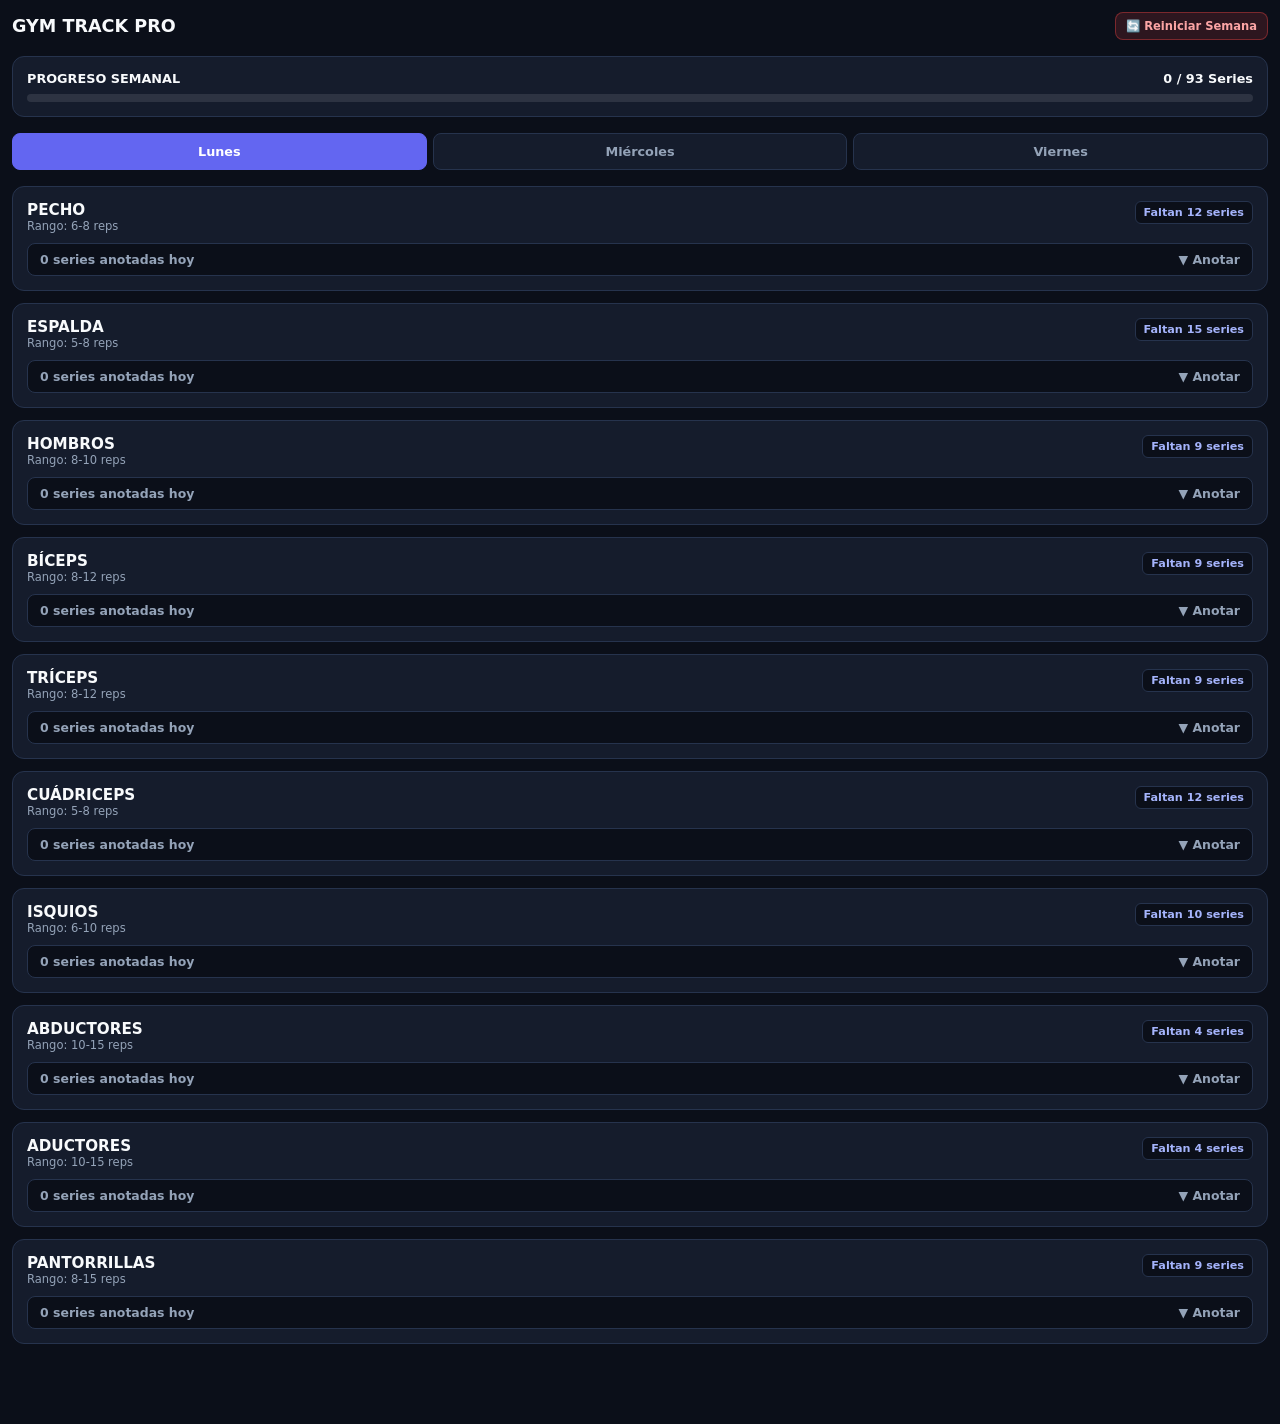
<file: index.html>
<!DOCTYPE html>
<html lang="es">
<head>
    <meta charset="UTF-8">
    <meta name="viewport" content="width=device-width, initial-scale=1.0, maximum-scale=1.0, user-scalable=no">
    <title>Gym Track Pro - Auto Progress</title>
    <style>
        :root {
            --bg: #0b0f19;
            --surface: #151c2c;
            --primary: #6366f1;
            --accent: #10b981;
            --warning: #f59e0b;
            --danger: #ef4444;
            --text: #f8fafc;
            --text-sub: #94a3b8;
            --border: #26334d;
            --radius: 12px;
        }

        * {
            box-sizing: border-box;
            margin: 0;
            padding: 0;
            font-family: system-ui, -apple-system, BlinkMacSystemFont, 'Segoe UI', Roboto, sans-serif;
            -webkit-tap-highlight-color: transparent;
        }

        body {
            background-color: var(--bg);
            color: var(--text);
            padding: 12px;
            padding-bottom: 80px;
        }

        header {
            display: flex;
            justify-content: space-between;
            align-items: center;
            margin-bottom: 16px;
        }

        .app-title {
            font-size: 1.1rem;
            font-weight: 800;
        }

        .btn-reset-week {
            background: rgba(239, 68, 68, 0.15);
            border: 1px solid rgba(239, 68, 68, 0.4);
            color: #fca5a5;
            font-size: 0.72rem;
            font-weight: 700;
            padding: 6px 10px;
            border-radius: 8px;
            cursor: pointer;
            transition: all 0.2s;
        }

        .btn-reset-week:active {
            background: rgba(239, 68, 68, 0.3);
        }

        .summary-card {
            background: var(--surface);
            border: 1px solid var(--border);
            border-radius: var(--radius);
            padding: 14px;
            margin-bottom: 16px;
        }

        .summary-header {
            display: flex;
            justify-content: space-between;
            align-items: center;
            margin-bottom: 8px;
            font-size: 0.8rem;
            font-weight: 700;
        }

        .progress-bar {
            width: 100%;
            height: 8px;
            background: rgba(255,255,255,0.1);
            border-radius: 10px;
            overflow: hidden;
        }

        .progress-fill {
            height: 100%;
            background: var(--primary);
            width: 0%;
            transition: width 0.3s ease;
        }

        .day-selector {
            display: flex;
            gap: 6px;
            margin-bottom: 16px;
        }

        .day-btn {
            flex: 1;
            background: var(--surface);
            border: 1px solid var(--border);
            color: var(--text-sub);
            padding: 10px 4px;
            font-weight: 700;
            font-size: 0.8rem;
            border-radius: 8px;
            cursor: pointer;
        }

        .day-btn.active {
            background: var(--primary);
            color: #fff;
            border-color: var(--primary);
        }

        .muscle-cards-list {
            display: flex;
            flex-direction: column;
            gap: 12px;
        }

        .muscle-card {
            background: var(--surface);
            border: 1px solid var(--border);
            border-radius: var(--radius);
            padding: 14px;
        }

        .card-header {
            display: flex;
            justify-content: space-between;
            align-items: flex-start;
            margin-bottom: 10px;
        }

        .muscle-title {
            font-size: 0.95rem;
            font-weight: 800;
        }

        .target-info {
            font-size: 0.72rem;
            color: var(--text-sub);
        }

        .remaining-badge {
            background: var(--bg);
            border: 1px solid var(--border);
            padding: 4px 8px;
            border-radius: 6px;
            font-size: 0.7rem;
            font-weight: 700;
            color: #a5b4fc;
        }

        .accordion-trigger {
            background: var(--bg);
            border: 1px solid var(--border);
            color: var(--text-sub);
            padding: 8px 12px;
            border-radius: 8px;
            font-size: 0.78rem;
            font-weight: 700;
            display: flex;
            justify-content: space-between;
            width: 100%;
            cursor: pointer;
        }

        .accordion-content {
            display: none;
            flex-direction: column;
            gap: 10px;
            margin-top: 10px;
            padding-top: 10px;
            border-top: 1px dashed var(--border);
        }

        .accordion-content.open {
            display: flex;
        }

        .input-row {
            display: flex;
            flex-direction: column;
            gap: 8px;
            background: var(--bg);
            padding: 10px;
            border-radius: 8px;
        }

        .select-ex, .input-fields input {
            width: 100%;
            background: var(--surface);
            border: 1px solid var(--border);
            color: #fff;
            padding: 8px;
            border-radius: 6px;
            font-size: 0.8rem;
            outline: none;
        }

        .smart-coach-box {
            background: rgba(99, 102, 241, 0.15);
            border: 1px solid rgba(99, 102, 241, 0.4);
            border-radius: 6px;
            padding: 8px 10px;
            font-size: 0.75rem;
            color: #c7d2fe;
            line-height: 1.35;
        }

        .smart-coach-title {
            font-weight: 800;
            color: #a5b4fc;
            margin-bottom: 3px;
        }

        .input-fields {
            display: grid;
            grid-template-columns: 1fr 1fr;
            gap: 6px;
        }

        .btn-add-set {
            width: 100%;
            background: var(--primary);
            color: white;
            border: none;
            border-radius: 6px;
            padding: 8px;
            font-weight: 700;
            font-size: 0.8rem;
            cursor: pointer;
        }

        .set-chip {
            background: var(--bg);
            border: 1px solid var(--border);
            padding: 6px 10px;
            border-radius: 6px;
            font-size: 0.72rem;
            display: flex;
            align-items: center;
            justify-content: space-between;
            margin-top: 4px;
        }

        .advice-tag {
            font-size: 0.65rem;
            font-weight: 700;
            padding: 2px 6px;
            border-radius: 4px;
            display: inline-block;
            margin-top: 2px;
        }

        .advice-up { background: rgba(245, 158, 11, 0.2); color: var(--warning); }
        .advice-ok { background: rgba(16, 185, 129, 0.2); color: var(--accent); }
        .advice-down { background: rgba(239, 68, 68, 0.2); color: var(--danger); }

        .btn-del-chip {
            background: transparent;
            border: none;
            color: var(--danger);
            font-weight: 800;
            cursor: pointer;
        }
    </style>
</head>
<body>

    <header>
        <div class="app-title">GYM TRACK PRO</div>
        <button class="btn-reset-week" onclick="resetWeek()">🔄 Reiniciar Semana</button>
    </header>

    <div class="summary-card">
        <div class="summary-header">
            <span>PROGRESO SEMANAL</span>
            <span id="total-summary">0 / 0 Series</span>
        </div>
        <div class="progress-bar">
            <div class="progress-fill" id="total-progress-bar"></div>
        </div>
    </div>

    <div class="day-selector">
        <button class="day-btn active" id="btn-lunes" onclick="setDay('lunes')">Lunes</button>
        <button class="day-btn" id="btn-miercoles" onclick="setDay('miercoles')">Miércoles</button>
        <button class="day-btn" id="btn-viernes" onclick="setDay('viernes')">Viernes</button>
    </div>

    <div class="muscle-cards-list" id="cards-container">Cargando...</div>

    <script>
        const initialConfig = [
            { id: 'pecho', name: 'PECHO', targetSeries: 12, minReps: 6, maxReps: 8, defaultExercises: ['Banco Plano', 'Inclinado con Mancuernas', 'Fondos', 'Aperturas'] },
            { id: 'espalda', name: 'ESPALDA', targetSeries: 15, minReps: 5, maxReps: 8, defaultExercises: ['Remo Bajo (Triángulo)', 'Remo en Máquina Inclinado', 'Remo Sentado', 'Jalón al Pecho'] },
            { id: 'hombros', name: 'HOMBROS', targetSeries: 9, minReps: 8, maxReps: 10, defaultExercises: ['Press Militar', 'Elevaciones Laterales', 'Pájaro'] },
            { id: 'biceps', name: 'BÍCEPS', targetSeries: 9, minReps: 8, maxReps: 12, defaultExercises: ['Curl Martillo', 'Curl Parado con Barra/Mancuerna', 'Curl Inclinado'] },
            { id: 'triceps', name: 'TRÍCEPS', targetSeries: 9, minReps: 8, maxReps: 12, defaultExercises: ['Press Francés', 'Extensión Polea con Cuerda', 'Extensión Copa'] },
            { id: 'cuadriceps', name: 'CUÁDRICEPS', targetSeries: 12, minReps: 5, maxReps: 8, defaultExercises: ['Sentadillas / Hack', 'Prensa de Piernas', 'Extensión de Cuádriceps'] },
            { id: 'isquios', name: 'ISQUIOS', targetSeries: 10, minReps: 6, maxReps: 10, defaultExercises: ['Peso Muerto Rumano', 'Curl Femoral Acostado'] },
            { id: 'abductores', name: 'ABDUCTORES', targetSeries: 4, minReps: 10, maxReps: 15, defaultExercises: ['Abductores Máquina'] },
            { id: 'aductores', name: 'ADUCTORES', targetSeries: 4, minReps: 10, maxReps: 15, defaultExercises: ['Aductores Máquina'] },
            { id: 'pantorrillas', name: 'PANTORRILLAS', targetSeries: 9, minReps: 8, maxReps: 15, defaultExercises: ['Elevación Talones Sentado', 'Elevación Talones Parado'] }
        ];

        let activeDay = 'lunes';
        let store = {};
        let exerciseHistory = {};
        let openAccordions = {};

        function initApp() {
            try {
                const savedStore = localStorage.getItem('gtp_store');
                const savedHistory = localStorage.getItem('gtp_history');
                if (savedStore) store = JSON.parse(savedStore);
                if (savedHistory) exerciseHistory = JSON.parse(savedHistory);
            } catch(e) {}

            initialConfig.forEach(item => {
                if (!store[item.id]) {
                    store[item.id] = { lunes: [], miercoles: [], viernes: [] };
                }
            });
            render();
        }

        function saveData() {
            try {
                localStorage.setItem('gtp_store', JSON.stringify(store));
                localStorage.setItem('gtp_history', JSON.stringify(exerciseHistory));
            } catch(e) {}
        }

        function setDay(day) {
            activeDay = day;
            document.querySelectorAll('.day-btn').forEach(btn => btn.classList.remove('active'));
            document.getElementById('btn-' + day).classList.add('active');
            render();
        }

        function toggleAccordion(id) {
            openAccordions[id] = !openAccordions[id];
            render();
        }

        function resetWeek() {
            if (confirm("¿Reiniciar semana? Se limpiarán únicamente las repeticiones anotadas para empezar a registrar de nuevo, manteniendo tus ejercicios y pesos guardados.")) {
                initialConfig.forEach(item => {
                    if (store[item.id]) {
                        // Limpiamos las series de los días pero mantenemos la estructura
                        store[item.id].lunes = [];
                        store[item.id].miercoles = [];
                        store[item.id].viernes = [];
                    }
                });
                saveData();
                render();
            }
        }

        function getSmartAdvice(muscleId, exName) {
            const config = initialConfig.find(c => c.id === muscleId);
            const history = exerciseHistory[exName];

            if (!history || history.length === 0) {
                return `💡 <strong>Inicio:</strong> Sin registros previos. Apunta a <strong>${config.minReps}-${config.maxReps} reps</strong>.`;
            }

            const last = history[history.length - 1];

            if (last.reps > config.maxReps) {
                const sugg = (last.weight > 0) ? (last.weight * 1.05).toFixed(1) : last.weight;
                let prevText = `Último registro: ${last.reps} reps con ${last.weight}kg.`;
                return `📊 <strong>Coach (${prevText}):</strong> Superaste el objetivo. Prueba subir a <strong>${sugg}kg</strong> (${config.minReps}-${config.maxReps} reps).`;
            } else if (last.reps < config.minReps) {
                let prevText = `Último registro: ${last.reps} reps con ${last.weight}kg.`;
                return `📊 <strong>Coach (${prevText}):</strong> Estuvo pesado. Mantén o baja a <strong>${last.weight}kg</strong> buscando llegar al mínimo.`;
            } else {
                let prevText = `Último registro: ${last.reps} reps con ${last.weight}kg.`;
                return `📊 <strong>Coach (${prevText}):</strong> ¡Rango ideal! Empieza con <strong>${last.weight}kg</strong> e intenta sumar 1 rep más.`;
            }
        }

        function updateCoachAdvice(muscleId) {
            const select = document.getElementById('select-' + muscleId);
            const coachBox = document.getElementById('coach-' + muscleId);
            const weightInput = document.getElementById('weight-' + muscleId);

            if (select && coachBox) {
                const exName = select.value;
                coachBox.innerHTML = `
                    <div class="smart-coach-title">🤖 VISTA PREVIA / SMART COACH:</div>
                    <div>${getSmartAdvice(muscleId, exName)}</div>
                `;

                if (weightInput && exerciseHistory[exName] && exerciseHistory[exName].length > 0) {
                    const lastWeight = exerciseHistory[exName][exerciseHistory[exName].length - 1].weight;
                    if (!weightInput.value) {
                        weightInput.value = lastWeight;
                    }
                }
            }
        }

        function addSet(muscleId, minReps, maxReps) {
            const select = document.getElementById('select-' + muscleId);
            const repsInput = document.getElementById('reps-' + muscleId);
            const weightInput = document.getElementById('weight-' + muscleId);

            const exName = select.value;
            const reps = parseInt(repsInput.value);
            const weight = parseFloat(weightInput.value) || 0;

            if (!reps) return alert('Ingresa las repeticiones logradas');

            let tagText = '🎯 Peso Ideal';
            let tagClass = 'advice-ok';

            if (reps > maxReps) {
                tagText = '⚡ Sube peso';
                tagClass = 'advice-up';
            } else if (reps < minReps) {
                tagText = '⚠️ Muy pesado';
                tagClass = 'advice-down';
            }

            const setObj = { exName, reps, weight, tagText, tagClass };

            store[muscleId][activeDay].push(setObj);

            if (!exerciseHistory[exName]) exerciseHistory[exName] = [];
            exerciseHistory[exName].push(setObj);

            repsInput.value = '';
            saveData();
            render();
        }

        function removeSet(muscleId, idx) {
            store[muscleId][activeDay].splice(idx, 1);
            saveData();
            render();
        }

        function render() {
            const container = document.getElementById('cards-container');
            container.innerHTML = '';

            let grandTotalDone = 0;
            let grandTotalTarget = 0;

            initialConfig.forEach(item => {
                const daySets = store[item.id][activeDay] || [];
                const totalDoneWeek = (store[item.id].lunes?.length || 0) + (store[item.id].miercoles?.length || 0) + (store[item.id].viernes?.length || 0);
                
                grandTotalDone += totalDoneWeek;
                grandTotalTarget += item.targetSeries;

                const isOpen = !!openAccordions[item.id];
                const options = item.defaultExercises.map(ex => `<option value="${ex}">${ex}</option>`).join('');

                let setsHTML = daySets.map((s, idx) => `
                    <div class="set-chip">
                        <div>
                            <div><strong>${s.exName}:</strong> ${s.reps} reps @ ${s.weight}kg</div>
                            <span class="advice-tag ${s.tagClass}">${s.tagText}</span>
                        </div>
                        <button class="btn-del-chip" onclick="removeSet('${item.id}', ${idx})">✕</button>
                    </div>
                `).join('');

                const card = document.createElement('div');
                card.className = 'muscle-card';
                card.innerHTML = `
                    <div class="card-header">
                        <div>
                            <div class="muscle-title">${item.name}</div>
                            <div class="target-info">Rango: ${item.minReps}-${item.maxReps} reps</div>
                        </div>
                        <div class="remaining-badge">Faltan ${Math.max(0, item.targetSeries - totalDoneWeek)} series</div>
                    </div>
                    <button class="accordion-trigger" onclick="toggleAccordion('${item.id}')">
                        <span>${daySets.length} series anotadas hoy</span>
                        <span>${isOpen ? '▲ Ocultar' : '▼ Anotar'}</span>
                    </button>
                    <div class="accordion-content ${isOpen ? 'open' : ''}">
                        <div class="input-row">
                            <select id="select-${item.id}" class="select-ex" onchange="updateCoachAdvice('${item.id}')">${options}</select>
                            
                            <div class="smart-coach-box" id="coach-${item.id}"></div>

                            <div class="input-fields">
                                <input type="number" id="reps-${item.id}" placeholder="Reps">
                                <input type="number" id="weight-${item.id}" placeholder="Kg">
                            </div>
                            <button class="btn-add-set" onclick="addSet('${item.id}', ${item.minReps}, ${item.maxReps})">+ Anotar Serie</button>
                        </div>
                        <div>${setsHTML}</div>
                    </div>
                `;
                container.appendChild(card);
                updateCoachAdvice(item.id);
            });

            const pct = Math.min(100, Math.round((grandTotalDone / grandTotalTarget) * 100));
            document.getElementById('total-summary').innerText = `${grandTotalDone} / ${grandTotalTarget} Series`;
            document.getElementById('total-progress-bar').style.width = pct + '%';
        }

        window.onload = initApp;
    </script>
</body>
</html>
</file>
